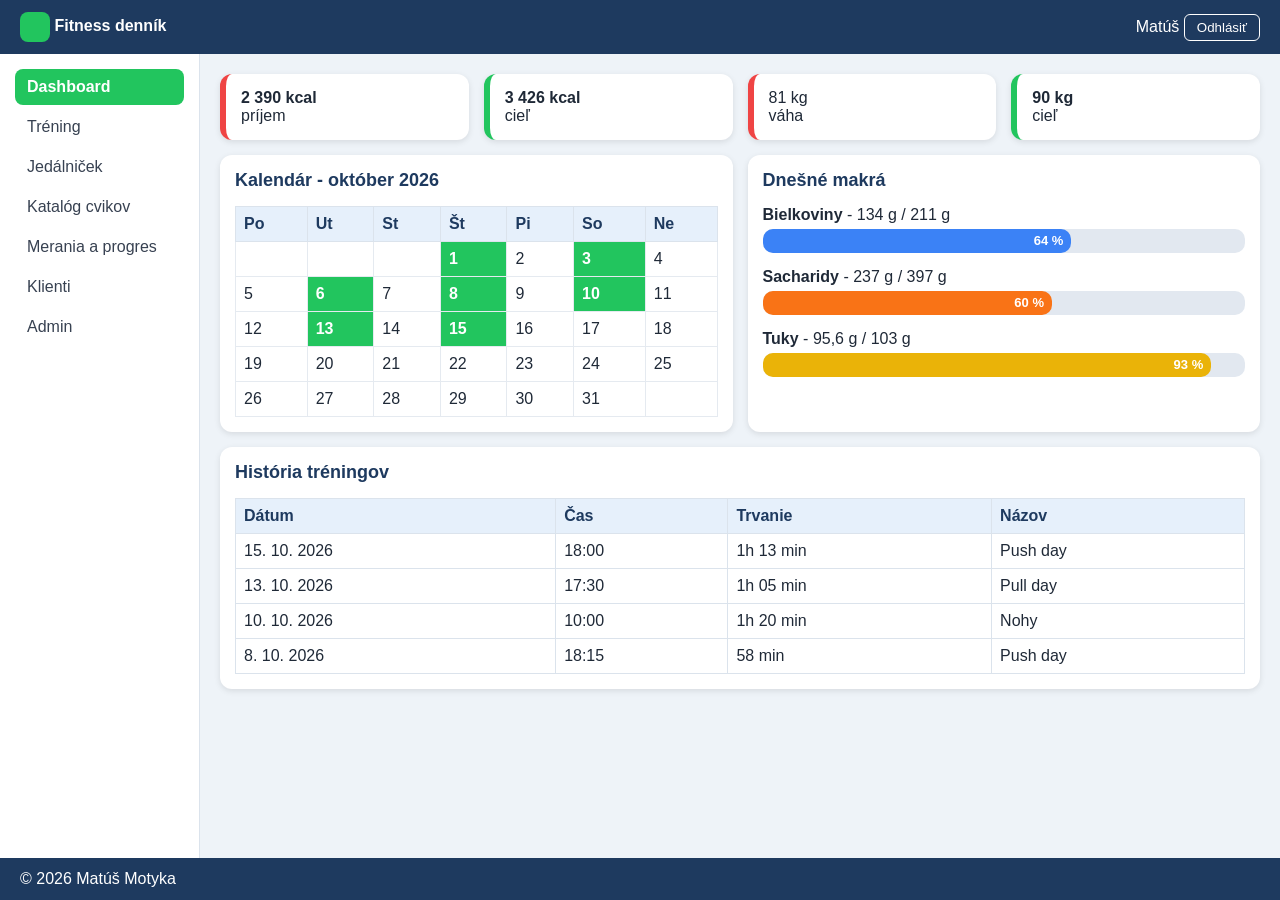
<file: html/index.html>
<!DOCTYPE html>
<html lang="sk">
<head>
  <meta charset="UTF-8">
  <meta name="viewport" content="width=device-width, initial-scale=1">
  <title>Fitness denník - Dashboard</title>
  <link rel="stylesheet" href="style.css">
</head>
<body>
<input type="checkbox" id="menu-toggle">
<header>
  <div><label for="menu-toggle" class="hamburger">☰</label> <span class="logo"></span> <b>Fitness denník</b></div>
  <div>Matúš <button>Odhlásiť</button></div>
</header>

<div class="layout">

  <nav>
    <ul>
      <li><a href="index.html" class="active">Dashboard</a></li>
      <li><a href="workout.html">Tréning</a></li>
      <li><a href="#">Jedálniček</a></li>
      <li><a href="#">Katalóg cvikov</a></li>
      <li><a href="#">Merania a progres</a></li>
      <li><a href="#">Klienti</a></li>
      <li><a href="#">Admin</a></li>
    </ul>
  </nav>

  <main>

    <div class="row">
      <div class="box stat1"><b>2 390 kcal</b><br>príjem</div>
      <div class="box stat2"><b>3 426 kcal</b><br>cieľ</div>
      <div class="box stat3"><b></b>81 kg<br>váha</div>
      <div class="box stat4"><b>90 kg</b><br>cieľ</div>
    </div>

    <div class="row">
      <section class="box">
        <h2>Kalendár - október 2026</h2>
        <table class="calendar">
          <tr><th>Po</th><th>Ut</th><th>St</th><th>Št</th><th>Pi</th><th>So</th><th>Ne</th></tr>
          <tr><td></td><td></td><td></td><td class="trening">1</td><td>2</td><td class="trening">3</td><td>4</td></tr>
          <tr><td>5</td><td class="trening">6</td><td>7</td><td class="trening">8</td><td>9</td><td class="trening">10</td><td>11</td></tr>
          <tr><td>12</td><td class="trening">13</td><td>14</td><td class="trening">15</td><td>16</td><td>17</td><td>18</td></tr>
          <tr><td>19</td><td>20</td><td>21</td><td>22</td><td>23</td><td>24</td><td>25</td></tr>
          <tr><td>26</td><td>27</td><td>28</td><td>29</td><td>30</td><td>31</td><td></td></tr>
        </table>
      </section>

      <section class="box">
        <h2>Dnešné makrá</h2>

        <div class="macro">
          <p><b>Bielkoviny</b> - 134 g / 211 g</p>
          <div class="bar"><div class="bar-fill bielkoviny" style="width: 64%">64 %</div></div>
        </div>

        <div class="macro">
          <p><b>Sacharidy</b> - 237 g / 397 g</p>
          <div class="bar"><div class="bar-fill sacharidy" style="width: 60%">60 %</div></div>
        </div>

        <div class="macro">
          <p><b>Tuky</b> - 95,6 g / 103 g</p>
          <div class="bar"><div class="bar-fill tuky" style="width: 93%">93 %</div></div>
        </div>
      </section>
    </div>
    <div class="row">
      <section class="box">
        <h2>História tréningov</h2>
        <div class="tabulka">
          <table>
            <tr><th>Dátum</th><th>Čas</th><th>Trvanie</th><th>Názov</th></tr>
            <tr><td>15. 10. 2026</td><td>18:00</td><td>1h 13 min</td><td>Push day</td></tr>
            <tr><td>13. 10. 2026</td><td>17:30</td><td>1h 05 min</td><td>Pull day</td></tr>
            <tr><td>10. 10. 2026</td><td>10:00</td><td>1h 20 min</td><td>Nohy</td></tr>
            <tr><td>8. 10. 2026</td><td>18:15</td><td>58 min</td><td>Push day</td></tr>
          </table>
        </div>
      </section>
    </div>

  </main>
</div>

<footer>© 2026 Matúš Motyka</footer>

</body>
</html>
</file>
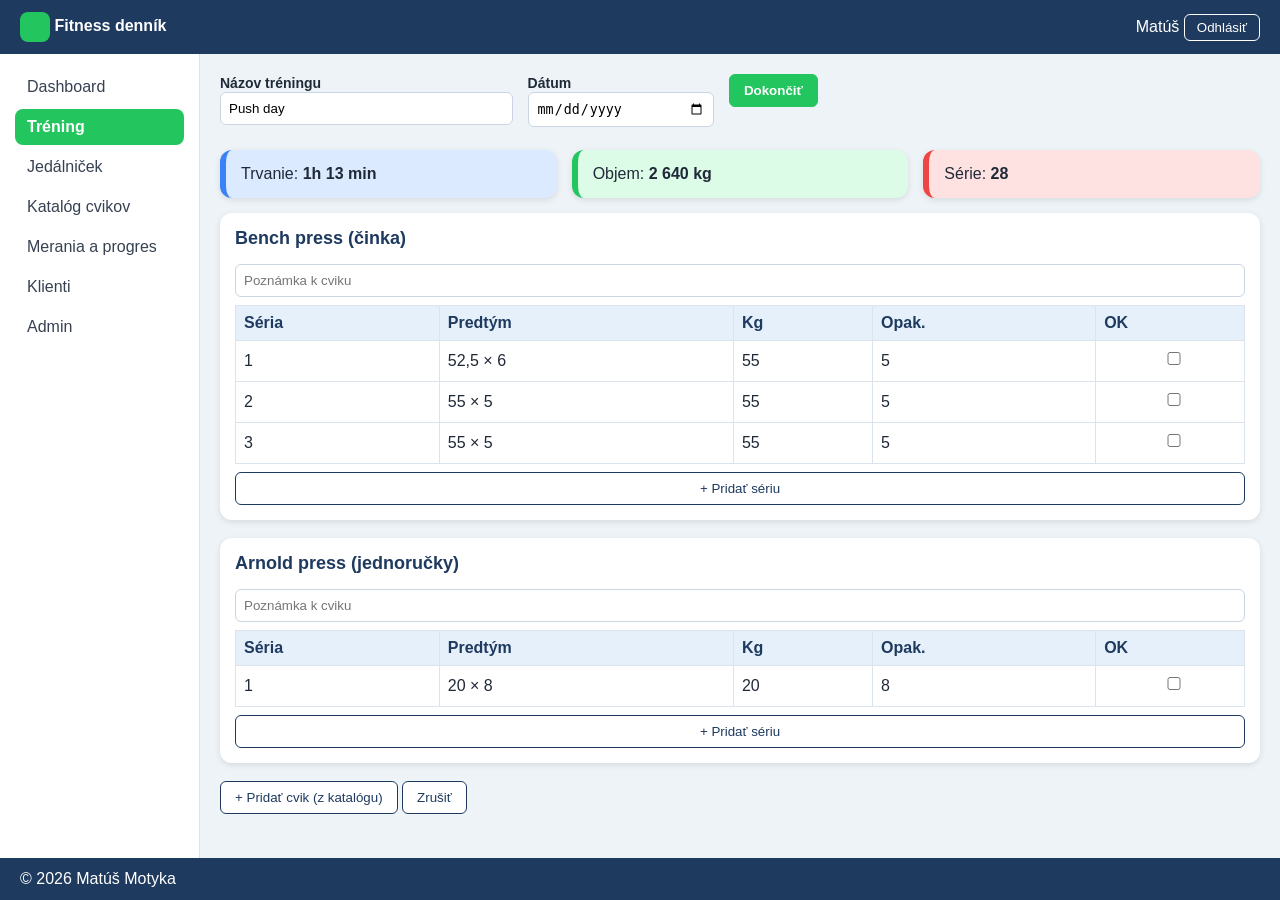
<file: html/workout.html>
<!DOCTYPE html>
<html lang="sk">
<head>
  <meta charset="UTF-8">
  <meta name="viewport" content="width=device-width, initial-scale=1">
  <title>Fitness denník - Tréning</title>
  <link rel="stylesheet" href="style.css">
</head>
<body>
<input type="checkbox" id="menu-toggle">
<header>
  <div><label for="menu-toggle" class="hamburger">☰</label> <span class="logo"></span> <b>Fitness denník</b></div>
  <div>Matúš <button>Odhlásiť</button></div>
</header>

<div class="layout">

  <nav>
    <ul>
      <li><a href="index.html">Dashboard</a></li>
      <li><a href="workout.html" class="active">Tréning</a></li>
      <li><a href="#">Jedálniček</a></li>
      <li><a href="#">Katalóg cvikov</a></li>
      <li><a href="#">Merania a progres</a></li>
      <li><a href="#">Klienti</a></li>
      <li><a href="#">Admin</a></li>
    </ul>
  </nav>

  <main>
    <form>

      <div class="row">
        <div>
          <label for="nazov">Názov tréningu</label>
          <input type="text" id="nazov" value="Push day">
        </div>
        <div>
          <label for="datum">Dátum</label>
          <input type="date" id="datum">
        </div>
        <div>
          <button type="button" class="hlavne">Dokončiť</button>
        </div>
      </div>

      <div class="row">
        <div class="box modry">Trvanie: <b>1h 13 min</b></div>
        <div class="box zeleny">Objem: <b>2 640 kg</b></div>
        <div class="box cerveny">Série: <b>28</b></div>
      </div>

      <section class="box">
        <h2>Bench press (činka)</h2>
        <input type="text" placeholder="Poznámka k cviku" aria-label="Poznámka k cviku">
        <div class="tabulka">
          <table>
            <tr><th>Séria</th><th>Predtým</th><th>Kg</th><th>Opak.</th><th>OK</th></tr>
            <tr><td>1</td><td>52,5 × 6</td><td>55</td><td>5</td><td><input type="checkbox" aria-label="Séria hotová"></td></tr>
            <tr><td>2</td><td>55 × 5</td><td>55</td><td>5</td><td><input type="checkbox" aria-label="Séria hotová"></td></tr>
            <tr><td>3</td><td>55 × 5</td><td>55</td><td>5</td><td><input type="checkbox" aria-label="Séria hotová"></td></tr>
          </table>
        </div>
        <button type="button" class="tlacidlo-siroke">+ Pridať sériu</button>
      </section>

      <br>

      <section class="box">
        <h2>Arnold press (jednoručky)</h2>
        <input type="text" placeholder="Poznámka k cviku" aria-label="Poznámka k cviku">
        <div class="tabulka">
          <table>
            <tr><th>Séria</th><th>Predtým</th><th>Kg</th><th>Opak.</th><th>OK</th></tr>
            <tr><td>1</td><td>20 × 8</td><td>20</td><td>8</td><td><input type="checkbox" aria-label="Séria hotová"></td></tr>
          </table>
        </div>
        <button type="button" class="tlacidlo-siroke">+ Pridať sériu</button>
      </section>

      <br>

      <button type="button">+ Pridať cvik (z katalógu)</button>
      <button type="button">Zrušiť</button>

    </form>
  </main>
</div>

<footer>© 2026 Matúš Motyka</footer>

</body>
</html>
</file>
<file: html/style.css>
* {
  box-sizing: border-box;
}

body {
  margin: 0;
  font-family: Arial, sans-serif;
  background: #eef3f8;
  color: #1f2937;
  min-height: 100vh;
  display: flex;
  flex-direction: column;
}

header {
  background: #1e3a5f;
  color: white;
  padding: 12px 20px;
  display: flex;
  justify-content: space-between;
  align-items: center;
}

#menu-toggle {
  display: none;
}

.hamburger {
  display: none;
  font-size: 28px;
  cursor: pointer;
  margin-right: 10px;
  vertical-align: middle;
}

.logo {
  display: inline-block;
  width: 30px;
  height: 30px;
  background: #22c55e;
  border-radius: 8px;
  vertical-align: middle;
}

header button {
  background: transparent;
  color: white;
  border: 1px solid white;
  border-radius: 6px;
  padding: 5px 12px;
  cursor: pointer;
}

header button:hover {
  background: white;
  color: #1e3a5f;
}

.layout {
  display: flex;
  flex: 1;
}

nav {
  width: 200px;
  padding: 15px;
  background: white;
  border-right: 1px solid #dbe3ec;
}

nav ul {
  list-style: none;
  margin: 0;
  padding: 0;
}

nav a {
  display: block;
  padding: 9px 12px;
  margin-bottom: 4px;
  color: #374151;
  text-decoration: none;
  border-radius: 8px;
}

nav a:hover {
  background: #e6f0fb;
}

nav a.active {
  background: #22c55e;
  color: white;
  font-weight: bold;
}

main {
  flex: 1;
  padding: 20px;
}

footer {
  background: #1e3a5f;
  color: white;
  padding: 12px 20px;
}

.row {
  display: flex;
  flex-wrap: wrap;
  gap: 15px;
  margin-bottom: 15px;
}

.box {
  background: white;
  border-radius: 12px;
  box-shadow: 0 2px 6px rgba(0, 0, 0, 0.1);
  padding: 15px;
  flex: 1;
  min-width: 200px;
}

.box h2 {
  margin-top: 0;
  font-size: 18px;
  color: #1e3a5f;
}

.stat1 { border-left: 6px solid #ef4444; }
.stat2 { border-left: 6px solid #22c55e; }
.stat3 { border-left: 6px solid #ef4444; }
.stat4 { border-left: 6px solid #22c55e; }

.calendar {
  width: 100%;
  text-align: center;
  border-collapse: collapse;
}

.calendar th {
  color: #1e3a5f;
  padding: 8px;
}

.calendar td {
  padding: 8px;
  border: 1px solid #e5eaf0;
}

.calendar .trening {
  background: #22c55e;
  color: white;
  font-weight: bold;
}

.macro {
  margin-bottom: 15px;
}

.macro p {
  margin: 0 0 5px 0;
}

.bar {
  background: #e2e8f0;
  border-radius: 10px;
  height: 24px;
}

.bar-fill {
  height: 24px;
  border-radius: 10px;
  color: white;
  font-size: 13px;
  font-weight: bold;
  line-height: 24px;
  text-align: right;
  padding-right: 8px;
}

.bielkoviny { background: #3b82f6; }
.sacharidy { background: #f97316; }
.tuky { background: #eab308; }

input {
  width: 100%;
  padding: 8px;
  margin-bottom: 8px;
  border: 1px solid #cbd5e1;
  border-radius: 6px;
}

label {
  font-weight: bold;
  font-size: 14px;
}

table {
  width: 100%;
  border-collapse: collapse;
}

th, td {
  border: 1px solid #dbe3ec;
  padding: 8px;
  text-align: left;
}

th {
  background: #e6f0fb;
  color: #1e3a5f;
}

.tabulka {
  overflow-x: auto;
}

.modry { background: #dbeafe; border-left: 6px solid #3b82f6; }
.zeleny { background: #dcfce7; border-left: 6px solid #22c55e; }
.cerveny { background: #fee2e2; border-left: 6px solid #ef4444; }

main button {
  background: white;
  border: 1px solid #1e3a5f;
  color: #1e3a5f;
  border-radius: 6px;
  padding: 8px 14px;
  cursor: pointer;
}

main button:hover {
  background: #e6f0fb;
}

main .hlavne {
  background: #22c55e;
  border-color: #22c55e;
  color: white;
  font-weight: bold;
}

main .hlavne:hover {
  background: #16a34a;
}

.tlacidlo-siroke {
  width: 100%;
  margin-top: 8px;
}

@media (max-width: 700px) {
  .hamburger {
    display: inline-block;
  }


  nav {
    position: fixed;
    top: 54px;
    left: -230px;
    width: 220px;
    height: 100%;
    z-index: 10;
    transition: left 0.3s;
    box-shadow: 2px 0 8px rgba(0, 0, 0, 0.2);
  }


  #menu-toggle:checked ~ .layout nav {
    left: 0;
  }
}
</file>
